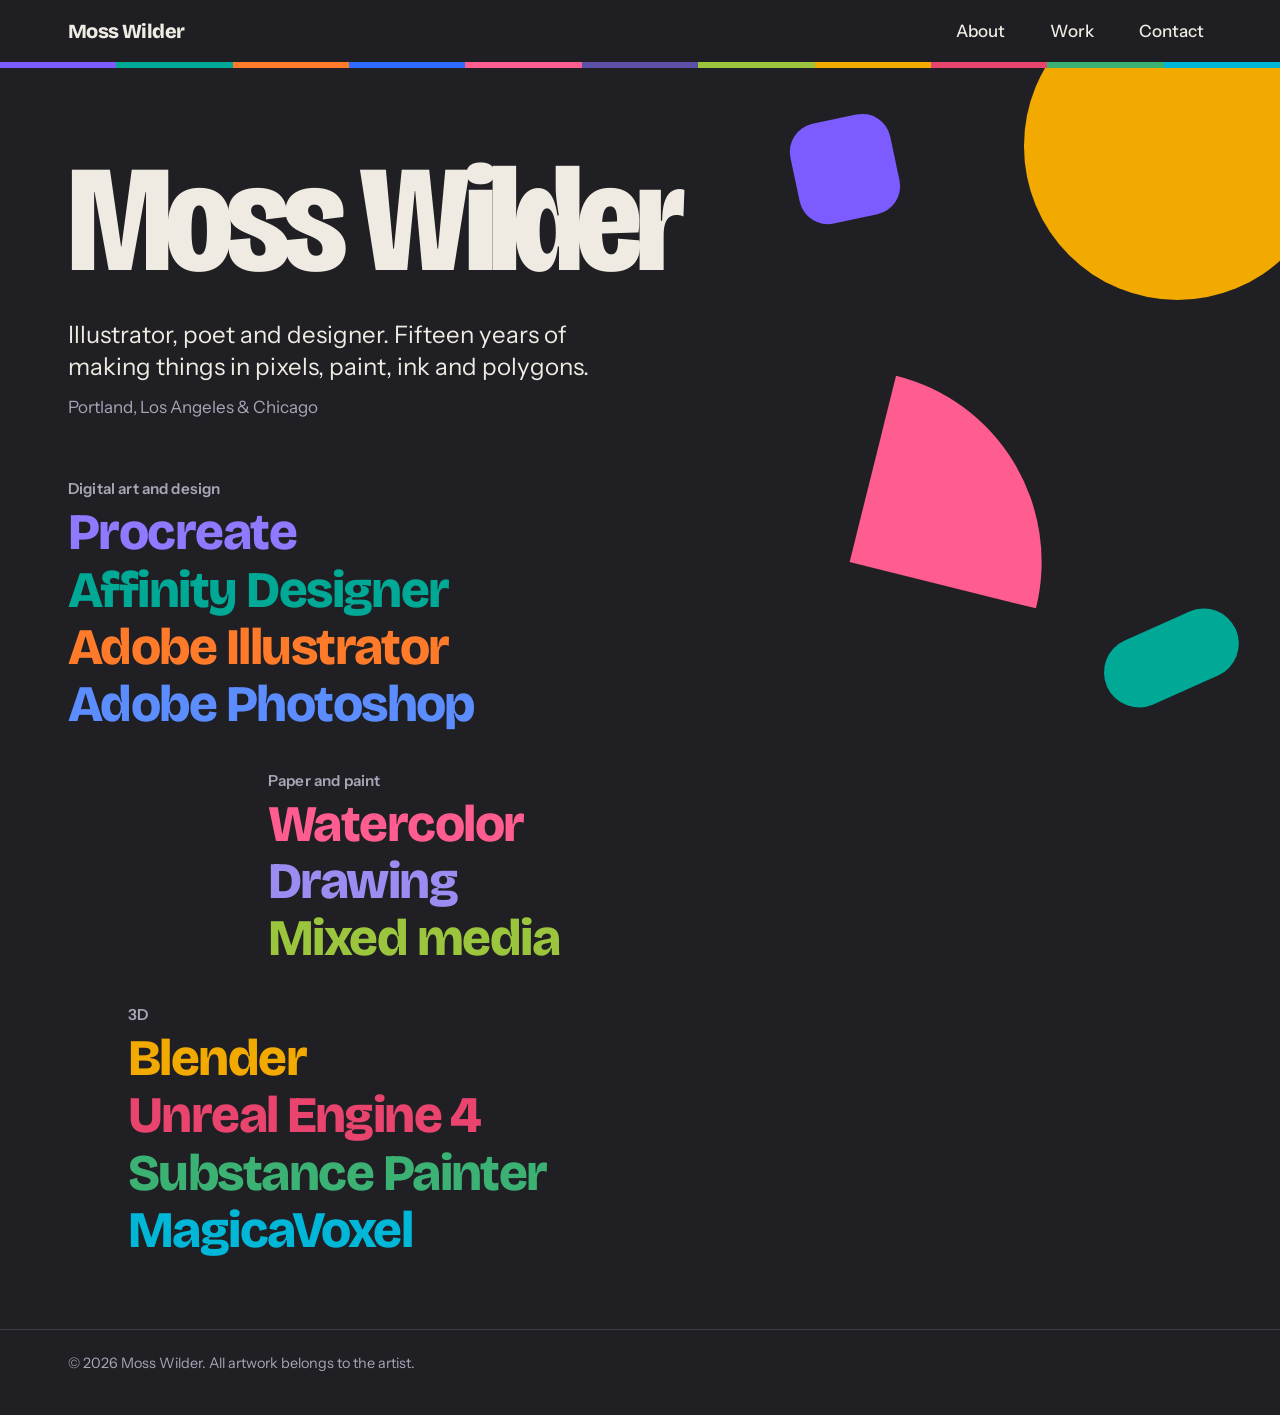
<file: index.html>
<!DOCTYPE html>
<html lang="en">
<head>
<meta charset="utf-8">
<meta name="viewport" content="width=device-width, initial-scale=1">
<title>Moss Wilder | Illustration, design and 3D</title>
<meta name="description" content="Moss Wilder is an illustrator, poet and designer. Browse work in Procreate, vector design, 3D and watercolor, shown step by step.">
<link rel="icon" href="data:image/svg+xml,%3Csvg xmlns='http://www.w3.org/2000/svg' viewBox='0 0 64 64'%3E%3Ccircle cx='32' cy='32' r='30' fill='%23F2A900'/%3E%3Ccircle cx='40' cy='26' r='16' fill='%23FF5D8F'/%3E%3Ccircle cx='24' cy='40' r='12' fill='%2300A896'/%3E%3C/svg%3E">
<link rel="preconnect" href="https://fonts.googleapis.com">
<link rel="preconnect" href="https://fonts.gstatic.com" crossorigin>
<link rel="stylesheet" href="https://fonts.googleapis.com/css2?family=Bricolage+Grotesque:opsz,wdth,wght@12..96,75..100,400..800&family=Instrument+Sans:wght@400;500;600&display=swap">
<link rel="stylesheet" href="css/style.css">
</head>
<body data-page="home">
<nav class="nav" aria-label="Main">
  <div class="wrap">
    <a class="mark" href="index.html" id="site-name">Moss Wilder</a>
    <ul>
      <li><a href="about.html">About</a></li>
      <li><a href="work.html">Work</a></li>
      <li><a href="about.html#contact">Contact</a></li>
    </ul>
  </div>
  <div class="strip" id="strip" aria-hidden="true"></div>
</nav>

<header class="hero" id="top">
  <span class="shape s1" aria-hidden="true"></span>
  <span class="shape s2" aria-hidden="true"></span>
  <span class="shape s3" aria-hidden="true"></span>
  <span class="shape s4" aria-hidden="true"></span>
  <div class="wrap">
    <h1 id="hero-name">Moss Wilder</h1>
    <p class="intro" id="intro"></p>
    <p class="where" id="where"></p>
    <div class="tools" id="chips" aria-label="Browse the work by tool"></div>
  </div>
</header>

<footer>
  <div class="wrap">&copy; <span id="year"></span> Moss Wilder. All artwork belongs to the artist.</div>
</footer>

<script src="js/data.js"></script>
<script src="js/app.js"></script>
</body>
</html>
</file>
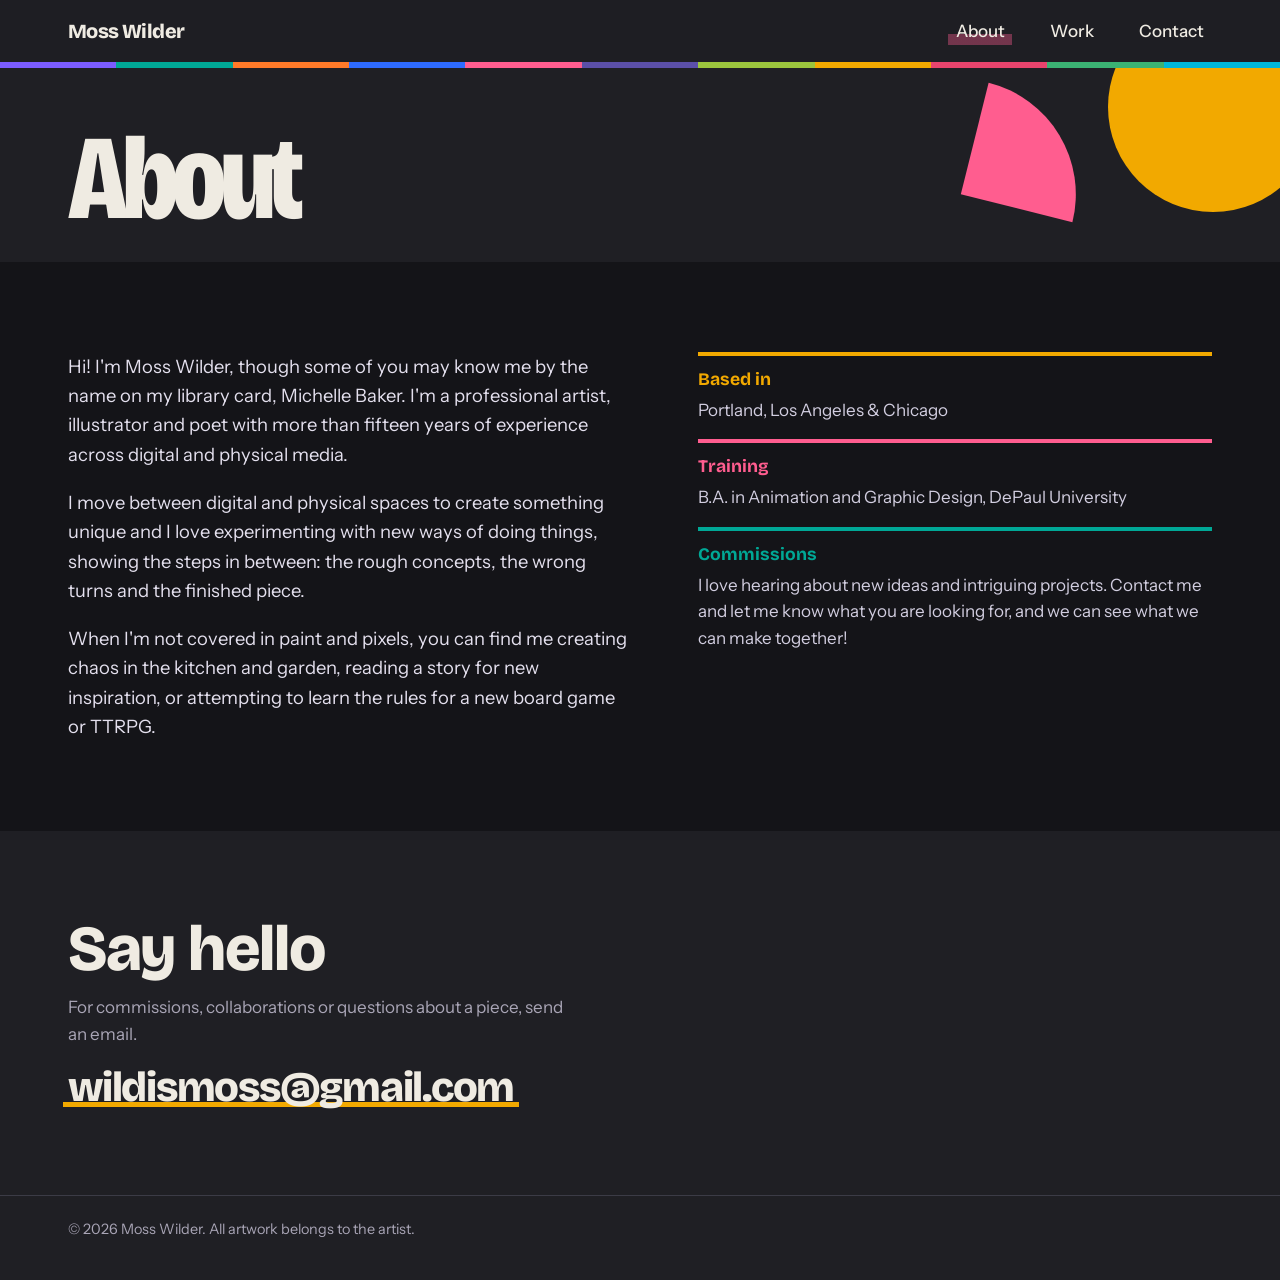
<file: about.html>
<!DOCTYPE html>
<html lang="en">
<head>
<meta charset="utf-8">
<meta name="viewport" content="width=device-width, initial-scale=1">
<title>About and contact | Moss Wilder</title>
<meta name="description" content="About Moss Wilder, an illustrator, poet and designer based in Portland, Los Angeles and Chicago, plus how to get in touch about commissions.">
<link rel="icon" href="data:image/svg+xml,%3Csvg xmlns='http://www.w3.org/2000/svg' viewBox='0 0 64 64'%3E%3Ccircle cx='32' cy='32' r='30' fill='%23F2A900'/%3E%3Ccircle cx='40' cy='26' r='16' fill='%23FF5D8F'/%3E%3Ccircle cx='24' cy='40' r='12' fill='%2300A896'/%3E%3C/svg%3E">
<link rel="preconnect" href="https://fonts.googleapis.com">
<link rel="preconnect" href="https://fonts.gstatic.com" crossorigin>
<link rel="stylesheet" href="https://fonts.googleapis.com/css2?family=Bricolage+Grotesque:opsz,wdth,wght@12..96,75..100,400..800&family=Instrument+Sans:wght@400;500;600&display=swap">
<link rel="stylesheet" href="css/style.css">
</head>
<body data-page="about">
<nav class="nav" aria-label="Main">
  <div class="wrap">
    <a class="mark" href="index.html" id="site-name">Moss Wilder</a>
    <ul>
      <li><a href="about.html" aria-current="page">About</a></li>
      <li><a href="work.html">Work</a></li>
      <li><a href="#contact">Contact</a></li>
    </ul>
  </div>
  <div class="strip" id="strip" aria-hidden="true"></div>
</nav>

<header class="page-head">
  <span class="shape s1" aria-hidden="true"></span>
  <span class="shape s2" aria-hidden="true"></span>
  <div class="wrap">
    <h1>About</h1>
  </div>
</header>

<section class="about" id="about">
  <div class="wrap cols">
    <div>
      <p class="bio">Hi! I'm Moss Wilder, though some of you may know me by the name on my library card, Michelle Baker. I'm a professional artist, illustrator and poet with more than fifteen years of experience across digital and physical media.</p>
      <p class="bio">I move between digital and physical spaces to create something unique and I love experimenting with new ways of doing things, showing the steps in between: the rough concepts, the wrong turns and the finished piece.</p>
      <p class="bio">When I'm not covered in paint and pixels, you can find me creating chaos in the kitchen and garden, reading a story for new inspiration, or attempting to learn the rules for a new board game or TTRPG.</p>
    </div>
    <dl class="facts">
      <div style="--c:#F2A900"><dt>Based in</dt><dd>Portland, Los Angeles &amp; Chicago</dd></div>
      <div style="--c:#FF5D8F"><dt>Training</dt><dd>B.A. in Animation and Graphic Design, DePaul University</dd></div>
      <div style="--c:#00A896"><dt>Commissions</dt><dd>I love hearing about new ideas and intriguing projects. Contact me and let me know what you are looking for, and we can see what we can make together!</dd></div>
    </dl>
  </div>
</section>

<section class="contact" id="contact">
  <div class="wrap">
    <h2>Say hello</h2>
    <p>For commissions, collaborations or questions about a piece, send an email.</p>
    <a class="mail" id="mail" href="mailto:wildismoss@gmail.com">wildismoss@gmail.com</a>
  </div>
</section>

<footer>
  <div class="wrap">&copy; <span id="year"></span> Moss Wilder. All artwork belongs to the artist.</div>
</footer>

<script src="js/data.js"></script>
<script src="js/app.js"></script>
</body>
</html>
</file>
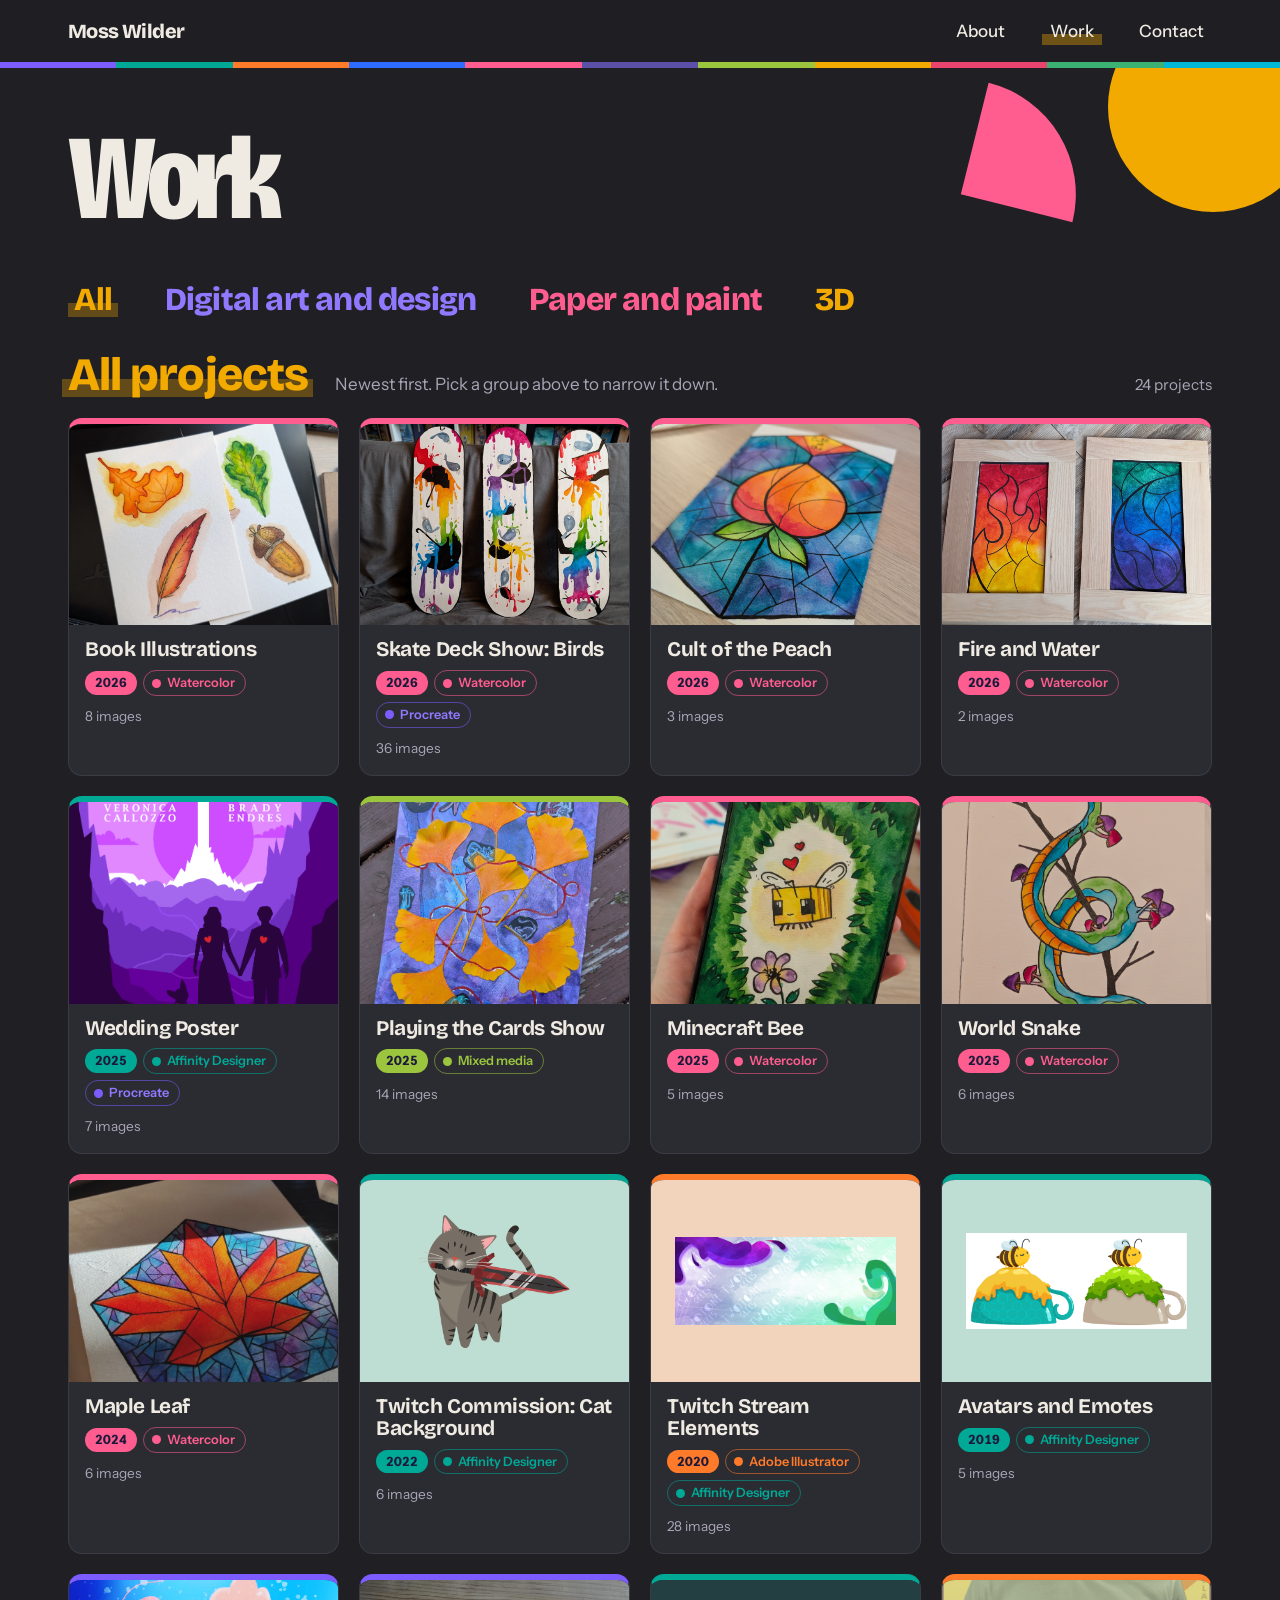
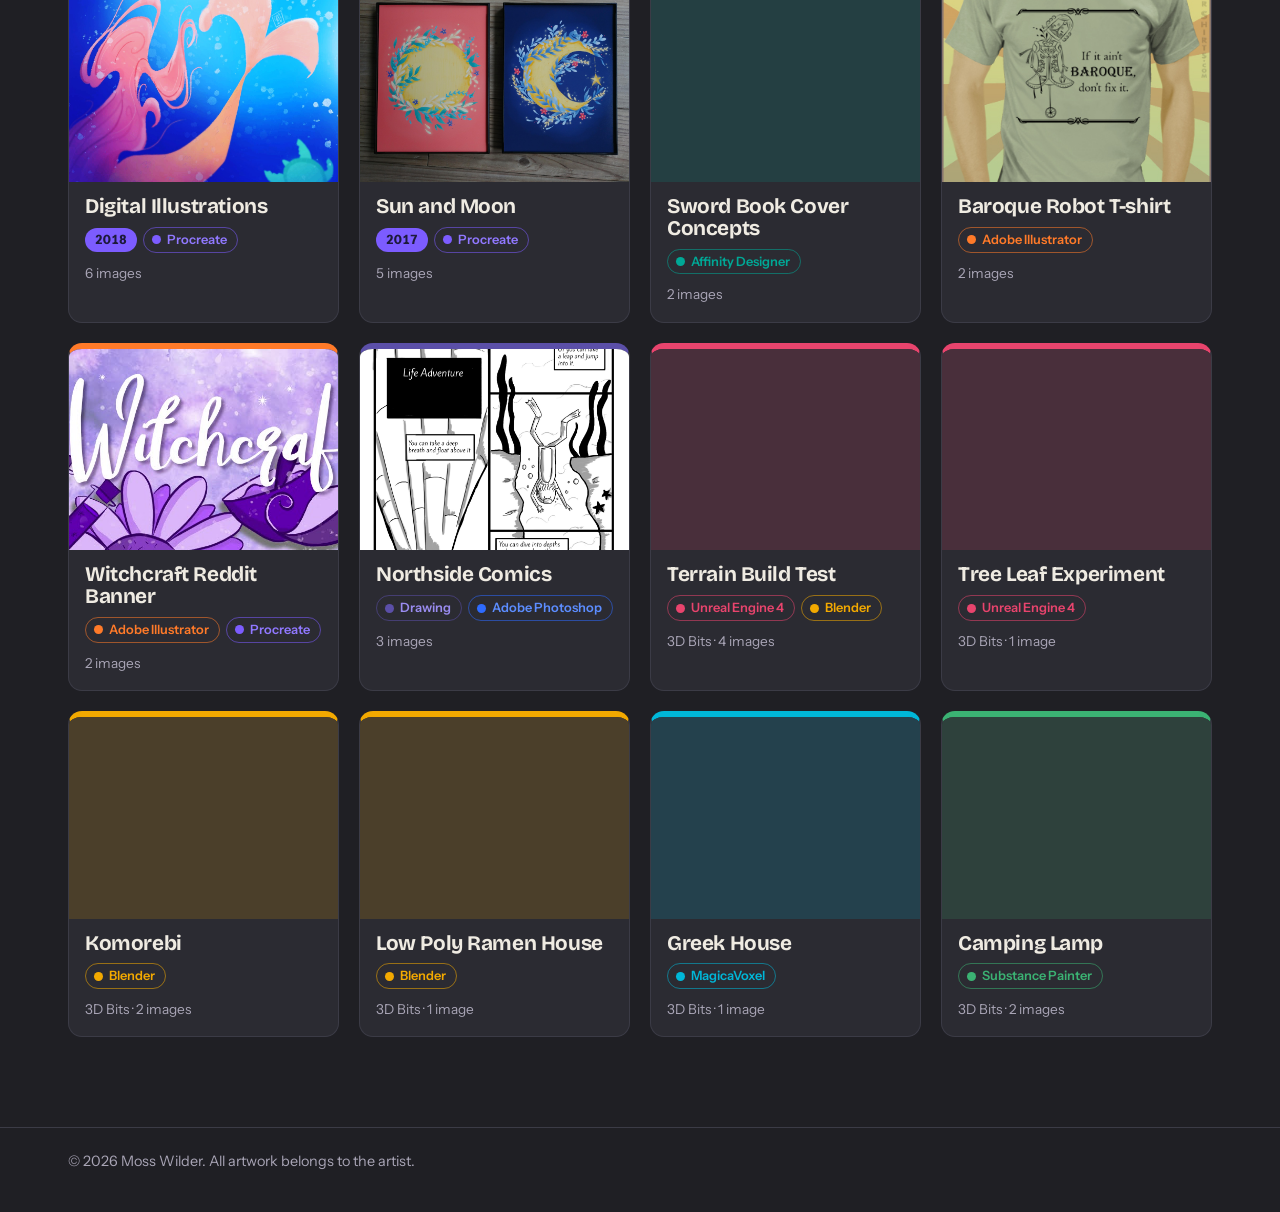
<file: work.html>
<!DOCTYPE html>
<html lang="en">
<head>
<meta charset="utf-8">
<meta name="viewport" content="width=device-width, initial-scale=1">
<title>Work | Moss Wilder</title>
<meta name="description" content="Projects by Moss Wilder, grouped as digital art and design, paper and paint, and 3D, and shown step by step.">
<link rel="icon" href="data:image/svg+xml,%3Csvg xmlns='http://www.w3.org/2000/svg' viewBox='0 0 64 64'%3E%3Ccircle cx='32' cy='32' r='30' fill='%23F2A900'/%3E%3Ccircle cx='40' cy='26' r='16' fill='%23FF5D8F'/%3E%3Ccircle cx='24' cy='40' r='12' fill='%2300A896'/%3E%3C/svg%3E">
<link rel="preconnect" href="https://fonts.googleapis.com">
<link rel="preconnect" href="https://fonts.gstatic.com" crossorigin>
<link rel="stylesheet" href="https://fonts.googleapis.com/css2?family=Bricolage+Grotesque:opsz,wdth,wght@12..96,75..100,400..800&family=Instrument+Sans:wght@400;500;600&display=swap">
<link rel="stylesheet" href="css/style.css">
</head>
<body data-page="work">
<nav class="nav" aria-label="Main">
  <div class="wrap">
    <a class="mark" href="index.html" id="site-name">Moss Wilder</a>
    <ul>
      <li><a href="about.html">About</a></li>
      <li><a href="work.html" aria-current="page">Work</a></li>
      <li><a href="about.html#contact">Contact</a></li>
    </ul>
  </div>
  <div class="strip" id="strip" aria-hidden="true"></div>
</nav>

<header class="page-head">
  <span class="shape s1" aria-hidden="true"></span>
  <span class="shape s2" aria-hidden="true"></span>
  <div class="wrap">
    <h1>Work</h1>
  </div>
</header>

<main class="work">
  <div class="wrap">
    <div class="filters" id="filters" aria-label="Filter by type of work"></div>
    <div class="g-head" id="work-head"></div>
    <div class="grid" id="work-body"></div>
    <noscript><p>This portfolio needs JavaScript to show the projects.</p></noscript>
  </div>
</main>

<footer>
  <div class="wrap">&copy; <span id="year"></span> Moss Wilder. All artwork belongs to the artist.</div>
</footer>

<!-- project viewer -->
<dialog id="viewer" class="viewer" tabindex="-1" aria-labelledby="v-title">
  <div class="v-top"><button type="button" class="v-close">Close</button></div>
  <div id="v-body"></div>
</dialog>

<!-- full-size image -->
<dialog id="lb" class="lb" aria-label="Full-size image">
  <div class="lb-bar"><span></span><button type="button" class="lb-btn lb-close">Close</button></div>
  <button type="button" class="lb-btn lb-nav lb-prev" aria-label="Previous image">&#8592;</button>
  <button type="button" class="lb-btn lb-nav lb-next" aria-label="Next image">&#8594;</button>
  <div class="lb-in"><img id="lb-img" alt=""><p class="lb-cap" id="lb-cap"></p></div>
</dialog>

<script src="js/data.js"></script>
<script src="js/app.js"></script>
</body>
</html>
</file>
<file: css/style.css>
/* ---------- tokens (charcoal theme) ----------
   Change the look of the whole site from here.
   --paper = page, --card = cards and panels, --ink = main text, --muted = quiet text,
   --line = thin borders, --about = the darker About band                              */
:root {
  --paper: #1F1F24;
  --card: #2B2B32;
  --ink: #EFEBE2;
  --muted: #A9A5B6;
  --line: #3B3B46;
  --about: #141418;
  --mat: #EFEBE2;            /* light backing used behind transparent logos and emotes */
  --pad: clamp(18px, 4vw, 48px);
  --max: 1240px;
  --display: 'Bricolage Grotesque', 'Trebuchet MS', system-ui, sans-serif;
  --body: 'Instrument Sans', system-ui, -apple-system, 'Segoe UI', sans-serif;
  --c: #7C5CFF;              /* current accent color (set per tool or group by the script) */
  --on: #FFFFFF;             /* readable text on --c */
  --t: #9078FF;              /* readable accent color for text on the dark page */
  color-scheme: dark;
}

*, *::before, *::after { box-sizing: border-box; }
html { scroll-behavior: smooth; scroll-padding-top: 76px; -webkit-text-size-adjust: 100%; }
html.lock { overflow: hidden; }
body {
  margin: 0; background: var(--paper); color: var(--ink);
  font: 400 1.0625rem/1.55 var(--body);
}
h1, h2, h3, h4 { font-family: var(--display); margin: 0; line-height: 1.05; letter-spacing: -0.02em; }
p { margin: 0; }
a { color: inherit; }
img { max-width: 100%; }
button { font: inherit; color: inherit; }
:focus-visible { outline: 3px solid var(--ink); outline-offset: 3px; border-radius: 4px; }
.wrap { max-width: var(--max); margin: 0 auto; padding-inline: var(--pad); }
.sr { position: absolute; width: 1px; height: 1px; overflow: hidden; clip: rect(0 0 0 0); white-space: nowrap; }

/* ---------- nav + color strip ---------- */
.nav {
  position: sticky; top: 0; z-index: 20;
  background: color-mix(in srgb, var(--paper) 90%, transparent);
  backdrop-filter: blur(10px);
}
.nav .wrap { display: flex; align-items: center; justify-content: space-between; height: 62px; }
.nav .mark { font: 800 1.25rem/1 var(--display); text-decoration: none; letter-spacing: -0.03em; }
.nav ul { display: flex; gap: clamp(14px, 3vw, 30px); list-style: none; margin: 0; padding: 0; }
.nav li a {
  text-decoration: none; font-weight: 500; padding: 6px .45em; border-radius: 2px;
  background: linear-gradient(transparent 58%, color-mix(in srgb, var(--hl) 38%, transparent) 58% 94%, transparent 94%) 0 0 / 0 100% no-repeat;
  transition: background-size .2s ease;
}
.nav li:nth-child(1) a { --hl: #FF5D8F; }
.nav li:nth-child(2) a { --hl: #F2A900; }
.nav li:nth-child(3) a { --hl: #00A896; }
.nav li a:hover, .nav li a:focus-visible, .nav li a[aria-current="page"] { background-size: 100% 100%; }
.strip { display: flex; height: 6px; }
.strip i { flex: 1; }

/* ---------- hero ---------- */
.hero { position: relative; overflow: hidden; padding: clamp(36px, 7vw, 84px) 0 clamp(36px, 6vw, 70px); }
.hero .wrap { position: relative; z-index: 1; }
.hero h1 {
  font-weight: 800; font-size: clamp(3.4rem, 12.5vw, 9.5rem);
  font-variation-settings: 'wdth' 82, 'opsz' 96; letter-spacing: -0.045em; line-height: .9;
}
.hero .intro { max-width: 34ch; margin-top: clamp(18px, 3vw, 30px); font-size: clamp(1.15rem, 2.2vw, 1.5rem); line-height: 1.35; }
.hero .where { margin-top: 10px; color: var(--muted); }

.shape { position: absolute; z-index: 0; pointer-events: none; }
.shape.s1 { width: clamp(140px, 24vw, 340px); aspect-ratio: 1; border-radius: 50%; background: #F2A900; right: -4%; top: -6%; }
.shape.s2 { width: clamp(90px, 15vw, 210px); aspect-ratio: 1; background: #FF5D8F; border-radius: 0 100% 0 0; right: 17%; top: 26%; transform: rotate(14deg); }
.shape.s3 { width: clamp(70px, 11vw, 150px); height: clamp(36px, 5.5vw, 76px); background: #00A896; border-radius: 99px; right: 3%; top: 44%; transform: rotate(-24deg); }
.shape.s4 { width: clamp(50px, 8vw, 110px); aspect-ratio: 1; background: #7C5CFF; border-radius: 28%; right: 30%; top: 4%; transform: rotate(-12deg); }

/* ---------- home: colored tool titles, stacked in a zigzag ---------- */
.tools { margin-top: clamp(30px, 5vw, 60px); display: flex; flex-direction: column; align-items: flex-start; gap: clamp(22px, 3.5vw, 38px); }
.fam:nth-child(2) { margin-left: clamp(0px, 16vw, 200px); }
.fam:nth-child(3) { margin-left: clamp(0px, 5vw, 60px); }
.fam h2 { margin: 0 0 6px; font: 600 .95rem/1.2 var(--body); letter-spacing: .01em; }
.fam h2 a { color: var(--muted); text-decoration: none; }
.fam h2 a:hover, .fam h2 a:focus-visible { color: var(--ink); text-decoration: underline; text-underline-offset: 3px; }
.fam ul { list-style: none; margin: 0; padding: 0; }
.fam li a {
  display: inline-block; text-decoration: none; color: var(--t);
  font: 800 clamp(1.9rem, 5vw, 3.2rem)/1.12 var(--display); letter-spacing: -0.03em;
  padding: 0 .12em; margin-left: -.12em;
  /* same hover highlight as the nav links: slides in behind the name, text color stays */
  background: linear-gradient(transparent 58%, color-mix(in srgb, var(--c) 38%, transparent) 58% 94%, transparent 94%) 0 0 / 0 100% no-repeat;
  transition: background-size .2s ease;
}
.fam li a:hover, .fam li a:focus-visible { background-size: 100% 100%; }

/* ---------- work page ---------- */
.page-head { position: relative; overflow: hidden; padding: clamp(30px, 5vw, 56px) 0 clamp(18px, 3vw, 30px); }
.page-head .wrap { position: relative; z-index: 1; }
.page-head h1 { font-size: clamp(3.2rem, 11vw, 7.5rem); font-weight: 800; font-variation-settings: 'wdth' 82, 'opsz' 96; letter-spacing: -0.045em; line-height: .9; }
.page-head .shape.s1 { width: clamp(90px, 17vw, 210px); right: -3%; top: -34%; }
.page-head .shape.s2 { width: clamp(56px, 9vw, 120px); right: 15%; top: 14%; }

/* group filters: the same three headings as the home page */
.filters { display: flex; flex-wrap: wrap; gap: 6px clamp(18px, 3.5vw, 40px); align-items: baseline; }
.fchip {
  background: none; border: 0; padding: 0 .2em; cursor: pointer;
  font: 800 clamp(1.35rem, 3.2vw, 2rem)/1.15 var(--display); letter-spacing: -0.025em; color: var(--t);
  background: linear-gradient(transparent 58%, color-mix(in srgb, var(--c) 32%, transparent) 58% 94%, transparent 94%) 0 0 / 0 100% no-repeat;
  transition: background-size .2s ease;
}
.fchip:hover { background-size: 100% 100%; }
.fchip[aria-pressed="true"] { background-size: 100% 100%; }

/* ---------- work ---------- */
.work { padding: clamp(10px, 2vw, 20px) 0 clamp(50px, 7vw, 90px); }

.g-head { display: flex; flex-wrap: wrap; align-items: baseline; gap: 6px 22px; margin: clamp(18px, 3vw, 32px) 0 18px; }
.g-head h2 {
  font-size: clamp(1.8rem, 4.4vw, 2.9rem); font-weight: 800; padding: 0 .12em; margin-left: -.12em;
  color: var(--t); background: linear-gradient(transparent 58%, color-mix(in srgb, var(--c) 32%, transparent) 58% 94%, transparent 94%);
}
.g-head p { color: var(--muted); }
.g-head .n { margin-left: auto; color: var(--muted); font-size: .95rem; }
.g-head .clear {
  background: none; cursor: pointer; font-size: .9rem; font-weight: 600; color: var(--t);
  border: 1.5px solid color-mix(in srgb, var(--c) 60%, transparent); border-radius: 99px; padding: 3px 12px;
}
.g-head .clear:hover { background: var(--c); color: var(--on); border-color: var(--c); }

.grid { display: grid; gap: 20px; grid-template-columns: repeat(auto-fill, minmax(min(100%, 270px), 1fr)); }

.card {
  display: flex; flex-direction: column; justify-content: flex-start; text-align: left; padding: 0; cursor: pointer; background: var(--card);
  border: 1px solid var(--line); border-top: 6px solid var(--c); border-radius: 14px; overflow: hidden;
  transition: transform .16s ease, border-color .16s ease;
}
.card:hover { transform: translateY(-4px); border-color: var(--c); }
.cover { position: relative; margin: 0; aspect-ratio: 4 / 3; background: color-mix(in srgb, var(--c) 16%, var(--card)); overflow: hidden; }
.cover img { width: 100%; height: 100%; object-fit: cover; display: block; }
.cover.contain { background: color-mix(in srgb, var(--c) 20%, var(--mat)); }   /* light backing so transparent logos stay visible */
.cover.contain img { object-fit: contain; padding: 9%; }
.ph { display: none; position: absolute; inset: 0; place-items: center; text-align: center; padding: 12px; font: 700 1.05rem/1.15 var(--display); color: var(--t); }
.broken > img { visibility: hidden; }
.broken > .ph, .broken .ph { display: grid; }
.card .body { padding: 14px 16px 16px; width: 100%; }
.cover { width: 100%; flex: none; }
.card h4 { font-size: 1.3rem; font-weight: 700; margin-bottom: 9px; }
.meta { display: flex; flex-wrap: wrap; gap: 6px; align-items: center; }
.pill { background: var(--c); color: var(--on); font-weight: 700; font-size: .8rem; padding: 2px 10px; border-radius: 99px; font-variant-numeric: tabular-nums; }
/* tool / medium tags, each in its own color */
.tool {
  display: inline-flex; align-items: center; gap: 6px; font-size: .8rem; font-weight: 600; padding: 2px 10px 2px 8px;
  border: 1px solid color-mix(in srgb, var(--c) 55%, transparent); border-radius: 99px; background: transparent; color: var(--t);
}
.tool i { width: 9px; height: 9px; border-radius: 50%; background: var(--c); flex: none; }
.count { margin-top: 10px; font-size: .85rem; color: var(--muted); }


/* ---------- project viewer ---------- */
dialog { color: var(--ink); }
.viewer {
  border: 0; padding: 0; width: min(1120px, 100vw); max-width: 100vw; height: 100dvh; max-height: 100dvh; margin: 0 auto;
  background: var(--paper); overflow-y: auto; overscroll-behavior: contain;
}
.viewer[open] { animation: rise .28s ease-out; }
.viewer:focus { outline: none; }
.viewer::backdrop, .lb::backdrop { background: rgba(8, 8, 11, .82); }
@keyframes rise { from { opacity: 0; transform: translateY(26px); } }
.v-top { position: sticky; top: 0; height: 0; z-index: 6; display: flex; justify-content: flex-end; padding-right: 14px; }
.v-close, .lb-btn {
  margin-top: 14px; height: 42px; padding: 0 18px; border-radius: 99px; cursor: pointer; font-weight: 600;
  background: var(--card); color: var(--ink); border: 2px solid var(--ink);
}
.v-close:hover, .lb-btn:hover { background: var(--ink); color: var(--paper); }
.v-head { background: var(--c); color: var(--on); padding: clamp(56px, 9vw, 96px) var(--pad) clamp(24px, 4vw, 40px); }
.v-head h2 { font-size: clamp(2.3rem, 7vw, 4.8rem); font-weight: 800; max-width: 16ch; letter-spacing: -0.035em; }
.v-head .meta { margin-top: 18px; }
.v-head .pill { background: var(--on); color: var(--c); }
.v-head .tool { background: var(--paper); color: var(--ink); border-color: transparent; }   /* dark tags read well on any band color */
.v-head .sub { margin-top: 14px; font-weight: 500; opacity: .92; }

.phases { padding: clamp(24px, 4vw, 44px) var(--pad) 70px; }
.phase { display: grid; grid-template-columns: 1fr; gap: 14px; padding-bottom: clamp(30px, 5vw, 52px); }
.phase.seq { grid-template-columns: 46px 1fr; column-gap: clamp(12px, 2.5vw, 26px); }
.rail { position: relative; }
.rail .num { position: relative; z-index: 1; width: 42px; height: 42px; border-radius: 50%; display: grid; place-items: center; background: var(--c); color: var(--on); font: 800 1.05rem var(--display); }
.rail::after { content: ''; position: absolute; left: 20px; top: 44px; bottom: -34px; width: 2px; background: var(--line); }
.phase:last-child .rail::after { display: none; }
.p-title { display: flex; flex-wrap: wrap; align-items: center; gap: 8px 14px; margin-bottom: 14px; min-height: 42px; }
.p-title h3 { font-size: clamp(1.4rem, 3vw, 1.9rem); font-weight: 700; }

.shots { display: grid; gap: 14px; grid-template-columns: repeat(auto-fill, minmax(min(100%, 230px), 1fr)); align-items: start; }
.shots.one { grid-template-columns: minmax(0, 1fr); }
.shots.two { grid-template-columns: repeat(auto-fit, minmax(min(100%, 320px), 1fr)); }
.shots.many { grid-template-columns: repeat(auto-fill, minmax(min(100%, 190px), 1fr)); }
.shots.sm { grid-template-columns: repeat(auto-fill, minmax(min(46%, 128px), 1fr)); gap: 10px; }
.shots.native { grid-template-columns: repeat(auto-fill, 96px); gap: 14px; justify-content: start; }

.shot { margin: 0; background: var(--card); border: 1px solid var(--line); border-radius: 12px; overflow: hidden; }
.zoom { position: relative; display: grid; place-items: center; width: 100%; padding: 0; border: 0; cursor: zoom-in; background: color-mix(in srgb, var(--c) 14%, var(--card)); aspect-ratio: 4 / 3; }
.viewer.mat .zoom { background: color-mix(in srgb, var(--c) 18%, var(--mat)); }   /* transparent logos and emotes sit on a light mat */
.zoom img { width: 100%; height: 100%; object-fit: contain; display: block; }
.shots.one .zoom { aspect-ratio: auto; }
.shots.one .zoom img { height: auto; max-height: 80vh; }
.shots.sm .zoom { aspect-ratio: 1; }
.shots.sm .zoom img { padding: 8%; }
.shot figcaption { padding: 8px 12px 10px; font-size: .85rem; color: var(--muted); }
.shots.sm figcaption { padding: 6px 8px 8px; font-size: .75rem; }
/* native tiles: small emotes shown at their real size on a clear background (no scaling, so no blur) */
.viewer .shots.native .shot { background: none; border: 0; border-radius: 0; }
.viewer .shots.native .zoom { background: none; aspect-ratio: auto; padding: 8px 0; place-items: start; }
.viewer .shots.native .zoom img { width: auto; height: auto; max-width: 100%; }
.shots.native figcaption { padding: 0; font-size: .75rem; }
.shot .zoom.broken, .broken.zoom { min-height: 160px; }
.shot video { display: block; width: 100%; max-height: 80vh; background: #000; }
.shot iframe { display: block; width: 100%; aspect-ratio: 16 / 9; border: 0; }
.shot.is-video.broken { min-height: 120px; }
.shot.is-video.broken video { display: none; }
.shot.is-video .ph { position: static; padding: 28px 12px; }

/* ---------- lightbox ---------- */
.lb { border: 0; padding: 0; background: transparent; max-width: 100vw; max-height: 100dvh; width: 100vw; height: 100dvh; margin: 0; }
.lb-in { height: 100%; display: grid; grid-template-rows: 1fr auto; place-items: center; padding: 16px; gap: 10px; }
.lb-in img { max-width: min(96vw, 1500px); max-height: calc(100dvh - 120px); object-fit: contain; border-radius: 6px; background: var(--mat); }
.lb-cap { color: #fff; text-align: center; font-weight: 500; }
.lb-bar { position: fixed; top: 0; left: 0; right: 0; display: flex; justify-content: space-between; padding: 0 14px; pointer-events: none; }
.lb-bar .lb-btn { pointer-events: auto; }
.lb-nav { position: fixed; top: 50%; transform: translateY(-50%); width: 46px; height: 46px; padding: 0; border-radius: 50%; display: grid; place-items: center; font-size: 1.3rem; }
.lb-nav { margin-top: 0; }
.lb-prev { left: 12px; } .lb-next { right: 12px; }

/* ---------- about / contact ---------- */
.about { background: var(--about); color: #F1EEE6; padding: clamp(46px, 7vw, 90px) 0; }
.about .cols { display: grid; gap: clamp(26px, 5vw, 64px); grid-template-columns: 1fr; }
@media (min-width: 820px) { .about .cols { grid-template-columns: 1.1fr 1fr; } }
.about h2 { font-size: clamp(2.2rem, 6vw, 4rem); font-weight: 800; margin-bottom: 20px; }
.about .bio + .bio { margin-top: 1em; }
.about .bio { max-width: 52ch; font-size: 1.15rem; line-height: 1.6; color: #E4E0EE; }
.facts { margin: 0; display: grid; gap: 16px; align-content: start; }
.facts div { border-top: 4px solid var(--c); padding-top: 10px; }
.facts dt { font-weight: 700; font-family: var(--display); font-size: 1.1rem; color: var(--c); }
.facts dd { margin: 4px 0 0; color: #D2CEE0; }
.contact { padding: clamp(46px, 7vw, 84px) 0; }
.contact h2 { font-size: clamp(2.2rem, 6vw, 4rem); font-weight: 800; }
.contact p { margin-top: 12px; max-width: 46ch; color: var(--muted); }
.mail { display: inline-block; margin-top: 18px; font: 800 clamp(1.4rem, 4.6vw, 2.6rem)/1.1 var(--display); text-decoration: none; letter-spacing: -0.03em; background: linear-gradient(transparent 80%, #F2A900 80% 92%, transparent 92%); padding: 0 .12em; margin-left: -.12em; word-break: break-word; }
.mail:hover { color: #FF5D8F; background: linear-gradient(transparent 80%, #FF5D8F 80% 92%, transparent 92%); }
footer { padding: 22px 0 40px; color: var(--muted); font-size: .9rem; border-top: 1px solid var(--line); }

noscript p { padding: 40px var(--pad); }

@media (max-width: 520px) {
  .shape.s2, .shape.s3 { display: none; }
  .shape.s4 { right: 40%; top: -2%; }
  .fam:nth-child(n) { margin-left: 0; }
  .phase.seq { grid-template-columns: 36px 1fr; }
  .rail .num { width: 34px; height: 34px; font-size: .95rem; }
  .rail::after { left: 16px; top: 36px; }
  .p-title { min-height: 34px; }
}
@media (prefers-reduced-motion: reduce) {
  * { animation: none !important; transition: none !important; scroll-behavior: auto !important; }
}
</file>
